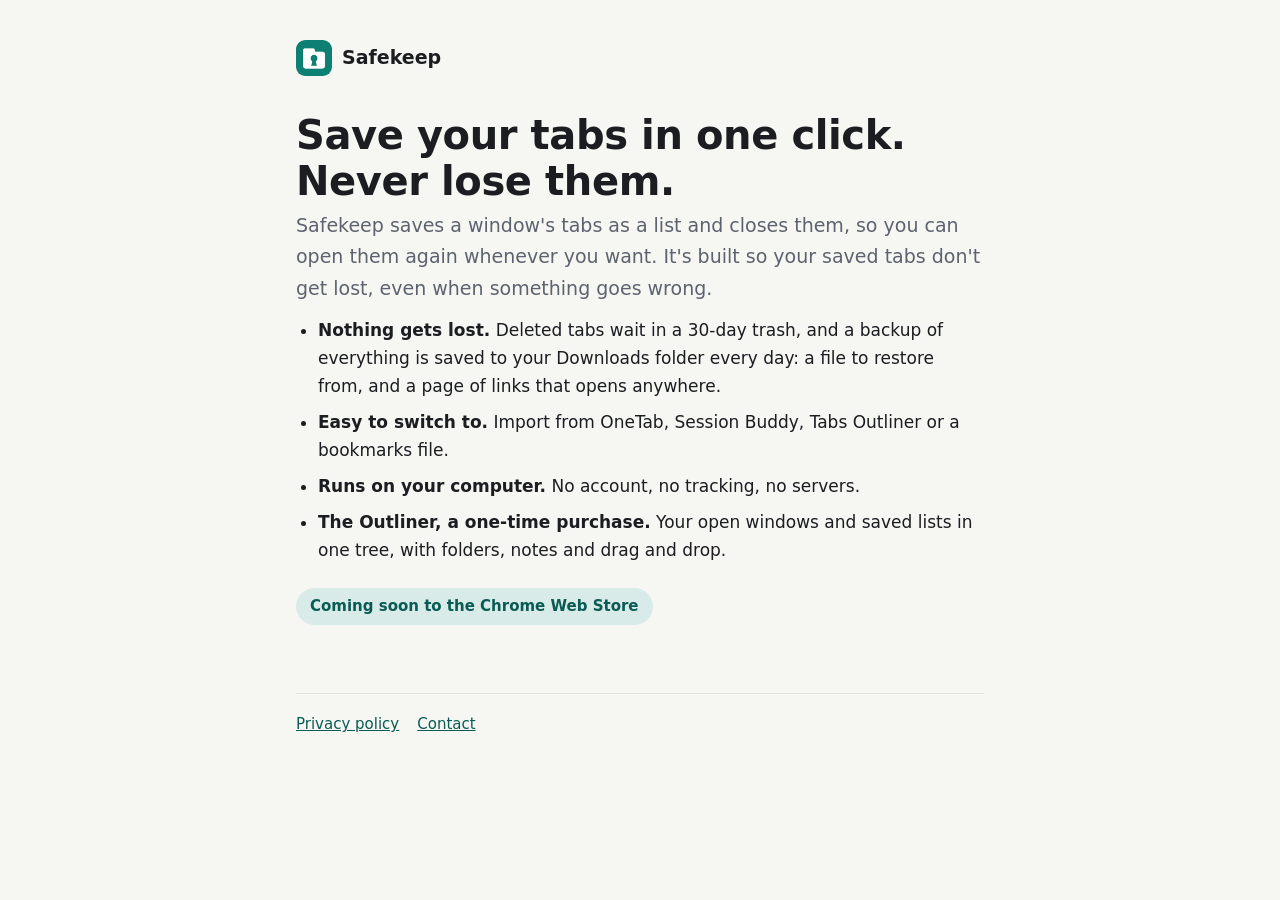
<file: index.html>
<!doctype html>
<html lang="en">
  <head>
    <meta charset="utf-8" />
    <meta name="viewport" content="width=device-width, initial-scale=1" />
    <title>Safekeep for Chrome</title>
    <meta name="description" content="Save your tabs in one click and never lose them: daily backup files, a 30-day trash, OneTab imports. No account, no tracking." />
    <link rel="icon" href="icon.png" />
    <link rel="stylesheet" href="style.css" />
  </head>
  <body>
    <main>
      <a class="brand" href="./"><img src="icon.png" alt="" />Safekeep</a>
      <h1>Save your tabs in one click. Never lose them.</h1>
      <p class="lede">
        Safekeep saves a window's tabs as a list and closes them, so you can open them again whenever you want. It's built so
        your saved tabs don't get lost, even when something goes wrong.
      </p>
      <ul>
        <li>
          <strong>Nothing gets lost.</strong> Deleted tabs wait in a 30-day trash, and a backup of everything is saved to your
          Downloads folder every day: a file to restore from, and a page of links that opens anywhere.
        </li>
        <li><strong>Easy to switch to.</strong> Import from OneTab, Session Buddy, Tabs Outliner or a bookmarks file.</li>
        <li><strong>Runs on your computer.</strong> No account, no tracking, no servers.</li>
        <li>
          <strong>The Outliner, a one-time purchase.</strong> Your open windows and saved lists in one tree, with folders, notes
          and drag and drop.
        </li>
      </ul>
      <p class="soon">Coming soon to the Chrome Web Store</p>
      <footer>
        <a href="privacy.html">Privacy policy</a>
        <a href="mailto:rjenkins1445@gmail.com">Contact</a>
      </footer>
    </main>
  </body>
</html>
</file>
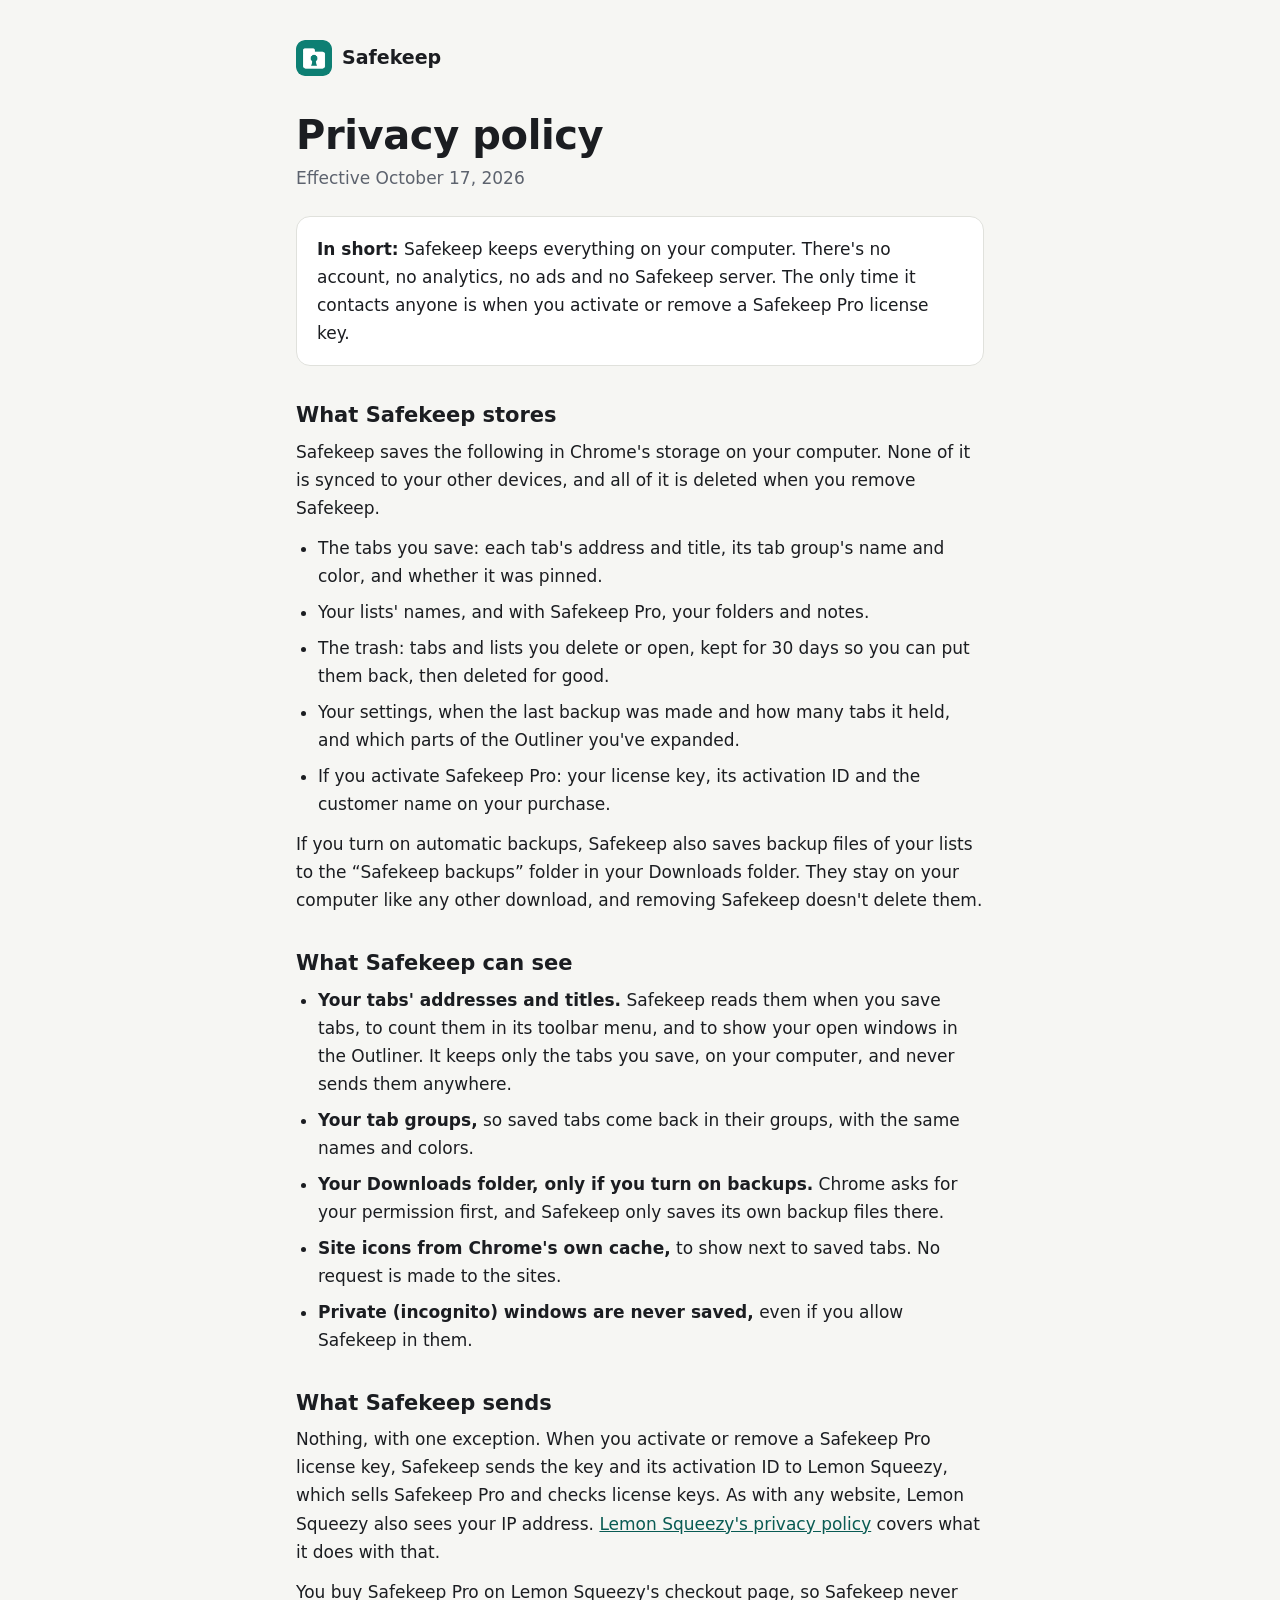
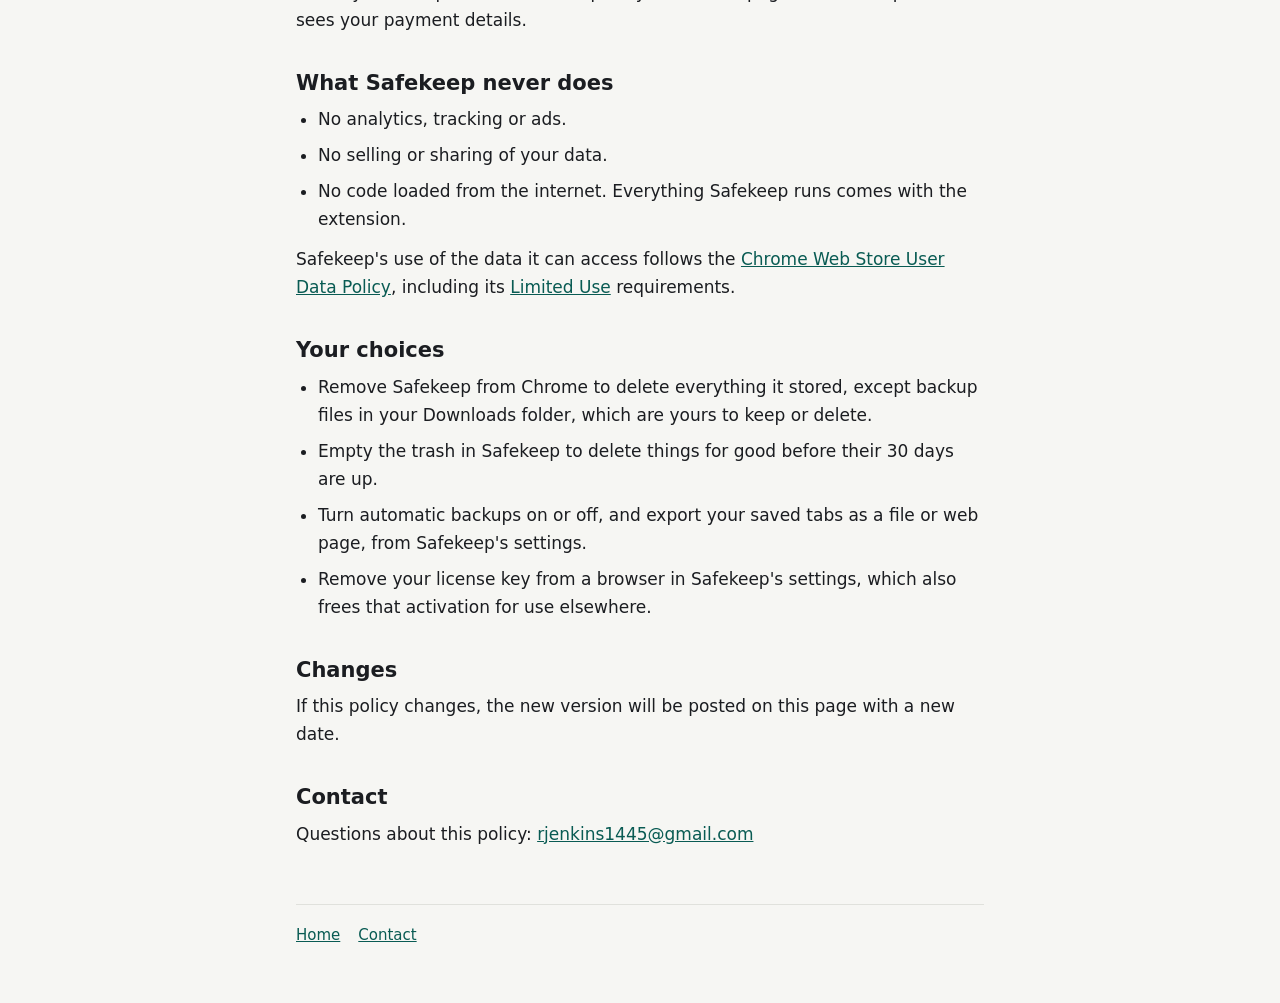
<file: privacy.html>
<!doctype html>
<html lang="en">
  <head>
    <meta charset="utf-8" />
    <meta name="viewport" content="width=device-width, initial-scale=1" />
    <title>Privacy policy · Safekeep</title>
    <meta name="description" content="Safekeep keeps everything on your computer: no account, no analytics, no ads and no Safekeep server." />
    <link rel="icon" href="icon.png" />
    <link rel="stylesheet" href="style.css" />
  </head>
  <body>
    <main>
      <a class="brand" href="./"><img src="icon.png" alt="" />Safekeep</a>
      <h1>Privacy policy</h1>
      <p class="muted">Effective October 17, 2026</p>

      <div class="summary">
        <p>
          <strong>In short:</strong> Safekeep keeps everything on your computer. There's no account, no analytics, no
          ads and no Safekeep server. The only time it contacts anyone is when you activate or remove a Safekeep Pro
          license key.
        </p>
      </div>

      <h2>What Safekeep stores</h2>
      <p>
        Safekeep saves the following in Chrome's storage on your computer. None of it is synced to your other devices,
        and all of it is deleted when you remove Safekeep.
      </p>
      <ul>
        <li>The tabs you save: each tab's address and title, its tab group's name and color, and whether it was pinned.</li>
        <li>Your lists' names, and with Safekeep Pro, your folders and notes.</li>
        <li>The trash: tabs and lists you delete or open, kept for 30 days so you can put them back, then deleted for good.</li>
        <li>Your settings, when the last backup was made and how many tabs it held, and which parts of the Outliner you've expanded.</li>
        <li>If you activate Safekeep Pro: your license key, its activation ID and the customer name on your purchase.</li>
      </ul>
      <p>
        If you turn on automatic backups, Safekeep also saves backup files of your lists to the “Safekeep backups” folder in
        your Downloads folder. They stay on your computer like any other download, and removing Safekeep doesn't delete them.
      </p>

      <h2>What Safekeep can see</h2>
      <ul>
        <li>
          <strong>Your tabs' addresses and titles.</strong> Safekeep reads them when you save tabs, to count them in its toolbar
          menu, and to show your open windows in the Outliner. It keeps only the tabs you save, on your computer, and never sends
          them anywhere.
        </li>
        <li><strong>Your tab groups,</strong> so saved tabs come back in their groups, with the same names and colors.</li>
        <li>
          <strong>Your Downloads folder, only if you turn on backups.</strong> Chrome asks for your permission first, and Safekeep
          only saves its own backup files there.
        </li>
        <li><strong>Site icons from Chrome's own cache,</strong> to show next to saved tabs. No request is made to the sites.</li>
        <li><strong>Private (incognito) windows are never saved,</strong> even if you allow Safekeep in them.</li>
      </ul>

      <h2>What Safekeep sends</h2>
      <p>
        Nothing, with one exception. When you activate or remove a Safekeep Pro license key, Safekeep sends the key and
        its activation ID to Lemon Squeezy, which sells Safekeep Pro and checks license keys. As with any website,
        Lemon Squeezy also sees your IP address. <a href="https://www.lemonsqueezy.com/privacy">Lemon Squeezy's privacy policy</a>
        covers what it does with that.
      </p>
      <p>You buy Safekeep Pro on Lemon Squeezy's checkout page, so Safekeep never sees your payment details.</p>

      <h2>What Safekeep never does</h2>
      <ul>
        <li>No analytics, tracking or ads.</li>
        <li>No selling or sharing of your data.</li>
        <li>No code loaded from the internet. Everything Safekeep runs comes with the extension.</li>
      </ul>
      <p>
        Safekeep's use of the data it can access follows the
        <a href="https://developer.chrome.com/docs/webstore/program-policies/user-data-faq">Chrome Web Store User Data Policy</a>,
        including its <a href="https://developer.chrome.com/docs/webstore/program-policies/limited-use">Limited Use</a> requirements.
      </p>

      <h2>Your choices</h2>
      <ul>
        <li>Remove Safekeep from Chrome to delete everything it stored, except backup files in your Downloads folder, which are yours to keep or delete.</li>
        <li>Empty the trash in Safekeep to delete things for good before their 30 days are up.</li>
        <li>Turn automatic backups on or off, and export your saved tabs as a file or web page, from Safekeep's settings.</li>
        <li>Remove your license key from a browser in Safekeep's settings, which also frees that activation for use elsewhere.</li>
      </ul>

      <h2>Changes</h2>
      <p>If this policy changes, the new version will be posted on this page with a new date.</p>

      <h2>Contact</h2>
      <p>Questions about this policy: <a href="mailto:rjenkins1445@gmail.com">rjenkins1445@gmail.com</a></p>

      <footer>
        <a href="./">Home</a>
        <a href="mailto:rjenkins1445@gmail.com">Contact</a>
      </footer>
    </main>
  </body>
</html>
</file>
<file: style.css>
:root {
  color-scheme: light dark;
  --bg: #f6f6f3;
  --surface: #ffffff;
  --text: #1b1d21;
  --muted: #5d636e;
  --border: #e0e1dc;
  --accent-fill: #0d7f73;
  --accent: color-mix(in srgb, var(--accent-fill) 72%, black);
  --accent-soft: color-mix(in srgb, var(--accent-fill) 16%, white);
}

@media (prefers-color-scheme: dark) {
  :root {
    --bg: #121418;
    --surface: #1a1d22;
    --text: #eef0f3;
    --muted: #9aa1ab;
    --border: #2d3138;
    --accent: color-mix(in srgb, var(--accent-fill) 78%, white);
    --accent-soft: color-mix(in srgb, var(--accent-fill) 24%, #121418);
  }
}

* {
  box-sizing: border-box;
}

body {
  margin: 0;
  background: var(--bg);
  color: var(--text);
  font: 17px/1.65 system-ui, -apple-system, "Segoe UI", Roboto, sans-serif;
}

main {
  max-width: 720px;
  margin: 0 auto;
  padding: 40px 16px 56px;
}

.brand {
  display: inline-flex;
  align-items: center;
  gap: 10px;
  margin-bottom: 36px;
  color: inherit;
  font-size: 19px;
  font-weight: 700;
  text-decoration: none;
}

.brand img {
  width: 36px;
  height: 36px;
  border-radius: 9px;
}

h1 {
  margin: 0 0 6px;
  font-size: clamp(28px, 6vw, 40px);
  line-height: 1.15;
  letter-spacing: -0.01em;
}

h2 {
  margin: 36px 0 8px;
  font-size: 21px;
  line-height: 1.3;
}

p,
ul {
  margin: 0 0 12px;
}

ul {
  padding-left: 22px;
}

li {
  margin-bottom: 8px;
}

a {
  color: var(--accent);
}

.muted {
  color: var(--muted);
}

.lede {
  font-size: 19px;
  color: var(--muted);
}

.summary {
  margin: 24px 0 8px;
  padding: 18px 20px;
  background: var(--surface);
  border: 1px solid var(--border);
  border-radius: 14px;
}

.summary p {
  margin: 0;
}

.soon {
  display: inline-block;
  margin-top: 12px;
  padding: 6px 14px;
  border-radius: 999px;
  background: var(--accent-soft);
  color: var(--accent);
  font-weight: 650;
  font-size: 15px;
}

footer {
  display: flex;
  flex-wrap: wrap;
  gap: 18px;
  margin-top: 56px;
  padding-top: 18px;
  border-top: 1px solid var(--border);
  color: var(--muted);
  font-size: 15px;
}
</file>
